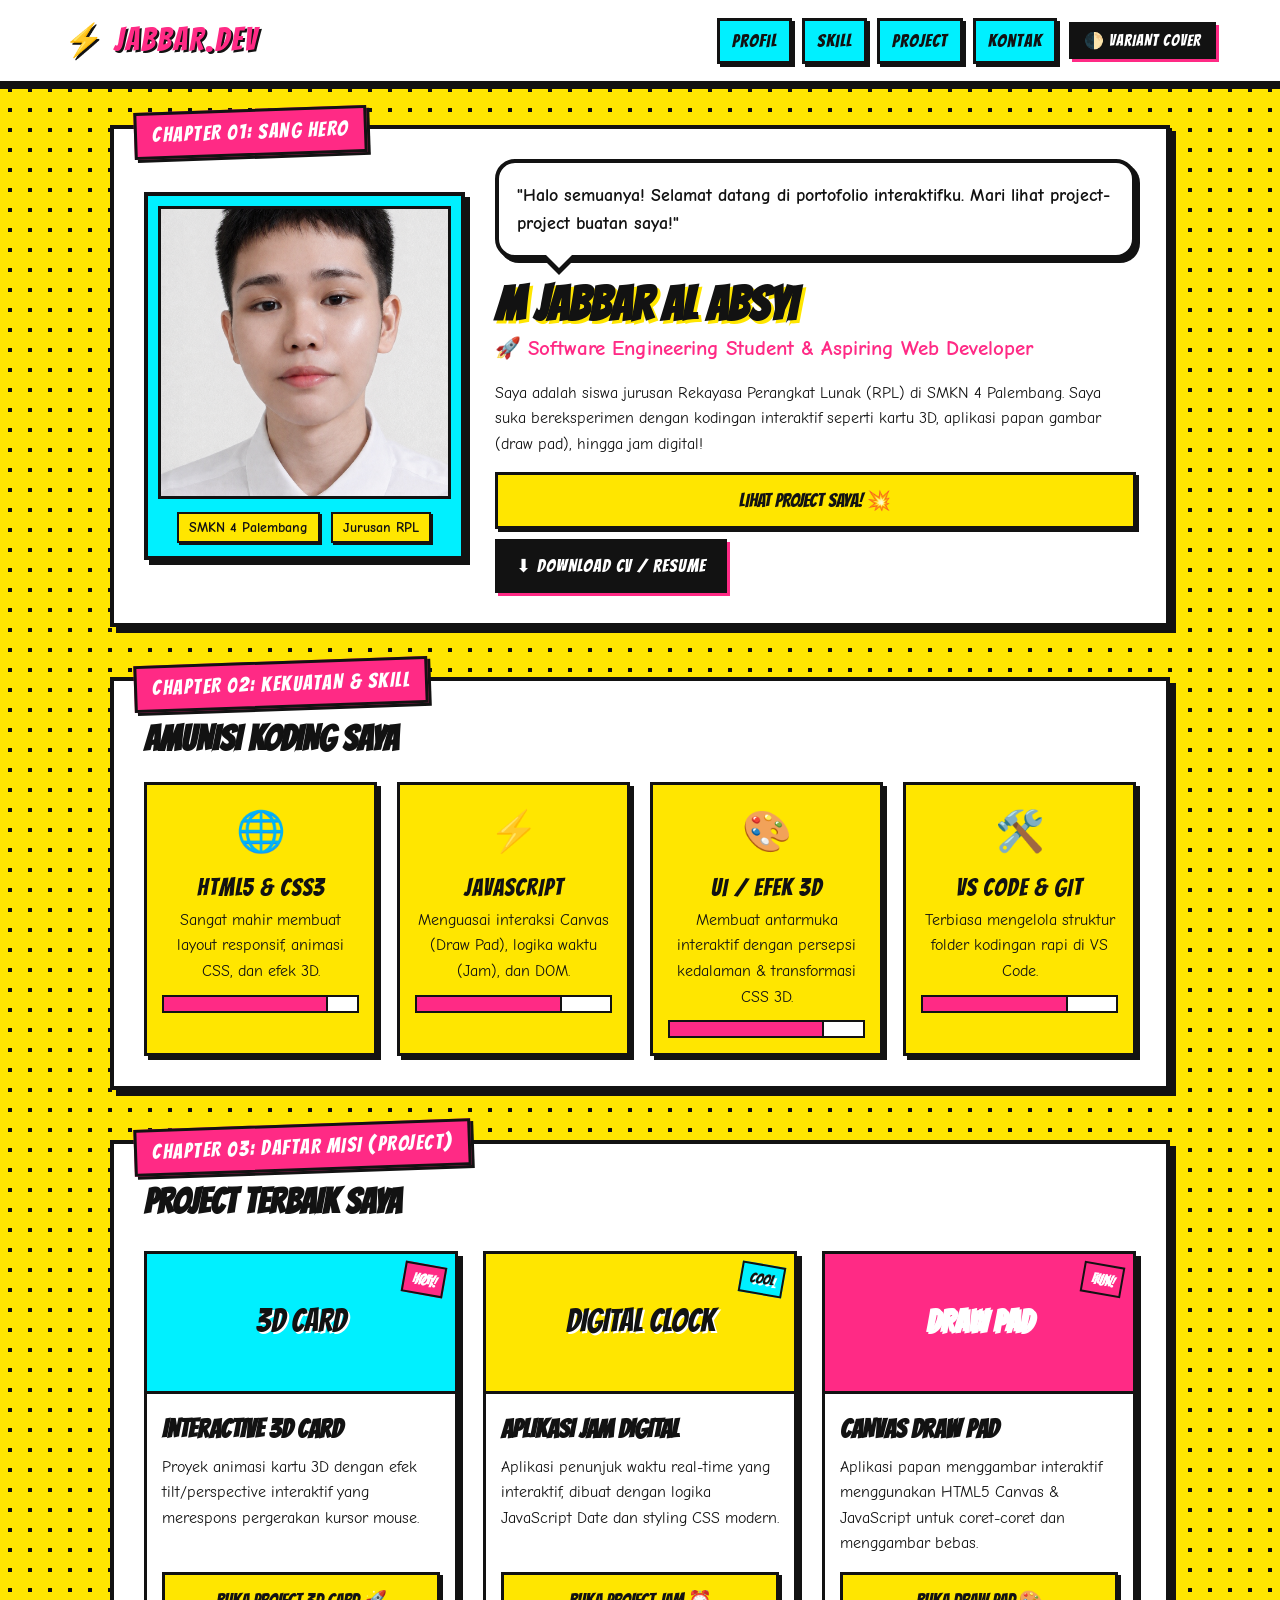
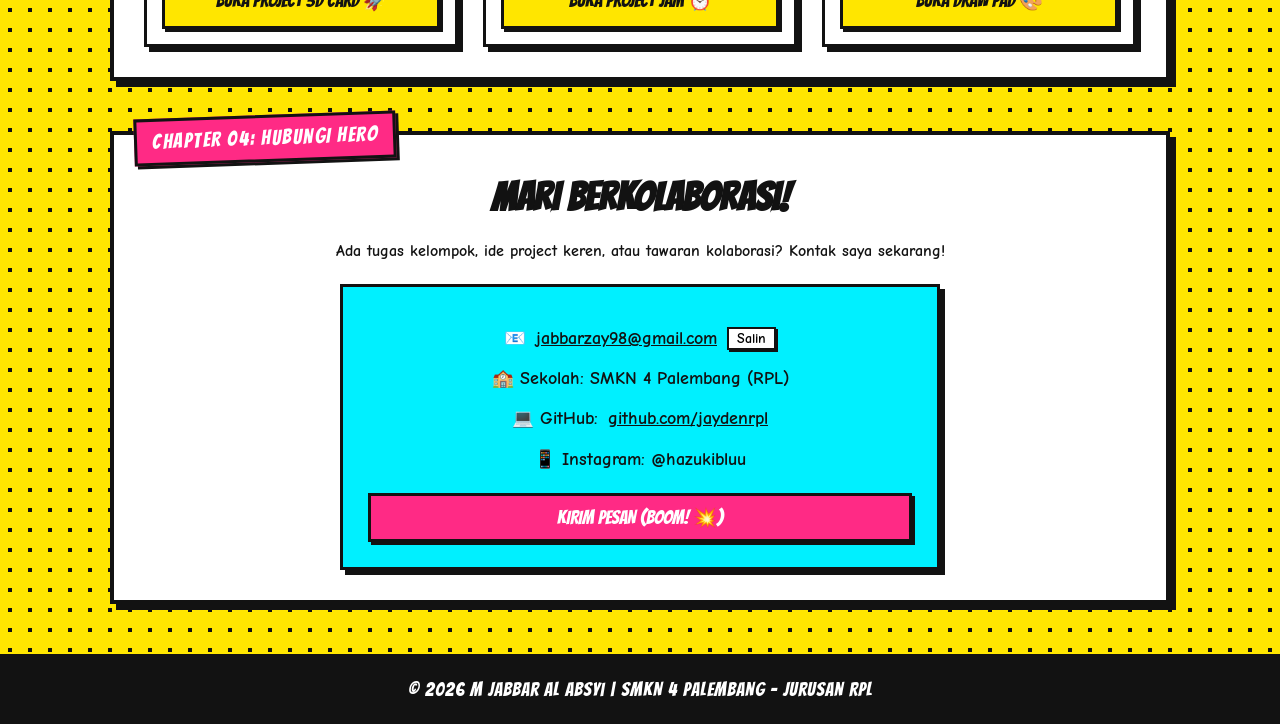
<file: index.html>
<!doctype html>
<html lang="id">
  <head>
    <meta charset="UTF-8" />
    <meta name="viewport" content="width=device-width, initial-scale=1.0" />
    <title>Portofolio Komik - M Jabbar Al Absyi</title>
    <meta
      name="description"
      content="Portofolio M Jabbar Al Absyi, siswa RPL SMKN 4 Palembang. Project web interaktif untuk kebutuhan PKL & kolaborasi."
    />
    <meta property="og:title" content="Portofolio Komik - M Jabbar Al Absyi" />
    <meta
      property="og:description"
      content="Siswa RPL SMKN 4 Palembang. Lihat project 3D Card, Jam Digital, dan Draw Pad."
    />
    <meta property="og:type" content="website" />
    <link
      rel="icon"
      href="data:image/svg+xml,%3Csvg xmlns='http://www.w3.org/2000/svg' viewBox='0 0 100 100'%3E%3Ctext y='.9em' font-size='90'%3E%E2%9A%A1%3C/text%3E%3C/svg%3E"
    />
    <link rel="preconnect" href="https://fonts.googleapis.com" />
    <link rel="preconnect" href="https://fonts.gstatic.com" crossorigin />
    <link
      href="https://fonts.googleapis.com/css2?family=Bangers&family=Comic+Neue:ital,wght@0,400;0,700;1,700&display=swap"
      rel="stylesheet"
    />
    <style>
      :root {
        --yellow: #ffe600;
        --red: #ff2a85;
        --cyan: #00f0ff;
        --dark: #121212;
        --white: #ffffff;
        --border-thick: 4px solid var(--dark);
        --box-shadow: 6px 6px 0px var(--dark);
        --box-shadow-hover: 10px 10px 0px var(--dark);
        --bg: var(--yellow);
        --panel-bg: var(--white);
        --text: var(--dark);
        --accent: var(--red);
        --accent2: var(--cyan);
        --dot: var(--dark);
      }

      /* VARIANT COVER MODE — alternate "noir issue" palette */
      html.variant {
        --yellow: #f4b400;
        --red: #ff3b3b;
        --cyan: #7df9ff;
        --dark: #0a0a0f;
        --white: #1c1c24;
        --bg: #0a0a0f;
        --panel-bg: #16161d;
        --text: #f2f2f2;
        --accent: #ff3b3b;
        --accent2: #7df9ff;
        --dot: #2a2a35;
      }

      html.variant body {
        background-image: radial-gradient(var(--dot) 15%, transparent 16%);
      }

      html.variant nav a,
      html.variant .skill-card,
      html.variant .project-card,
      html.variant .contact-box,
      html.variant .profile-frame {
        color: var(--text);
      }

      html.variant .hero-title,
      html.variant .project-title,
      html.variant .skill-title {
        text-shadow: 3px 3px 0 rgba(0, 0, 0, 0.6);
      }

      * {
        box-sizing: border-box;
        margin: 0;
        padding: 0;
      }

      html {
        scroll-behavior: smooth;
      }

      @media (prefers-reduced-motion: reduce) {
        html {
          scroll-behavior: auto;
        }
        * {
          animation-duration: 0.001ms !important;
          transition-duration: 0.001ms !important;
        }
      }

      body {
        font-family: "Comic Neue", cursive, sans-serif;
        background-color: var(--bg);
        background-image: radial-gradient(var(--dot) 15%, transparent 16%);
        background-size: 20px 20px;
        color: var(--text);
        line-height: 1.6;
        overflow-x: hidden;
        transition:
          background-color 0.3s ease,
          color 0.3s ease;
      }

      /* ===== COVER INTRO (comic issue opening) ===== */
      #cover-intro {
        position: fixed;
        inset: 0;
        z-index: 500;
        background: var(--dark);
        background-image: repeating-linear-gradient(
          45deg,
          rgba(255, 255, 255, 0.03) 0 2px,
          transparent 2px 14px
        );
        display: flex;
        flex-direction: column;
        align-items: center;
        justify-content: center;
        text-align: center;
        transition:
          transform 0.7s cubic-bezier(0.6, 0, 0.2, 1),
          opacity 0.7s ease;
      }
      #cover-intro.hide {
        transform: translateY(-100%);
        opacity: 0.4;
        pointer-events: none;
      }
      #cover-intro .issue-tag {
        font-family: "Bangers", cursive;
        color: var(--yellow);
        border: 3px solid var(--yellow);
        padding: 4px 14px;
        letter-spacing: 2px;
        transform: rotate(-3deg);
        margin-bottom: 18px;
        font-size: 1rem;
      }
      #cover-intro h1 {
        font-family: "Bangers", cursive;
        color: var(--white);
        font-size: clamp(2.2rem, 8vw, 4.5rem);
        text-shadow:
          4px 4px 0 var(--red),
          8px 8px 0 var(--dark);
        letter-spacing: 2px;
        padding: 0 20px;
      }
      #cover-intro p {
        color: var(--cyan);
        font-family: "Bangers", cursive;
        font-size: 1.1rem;
        margin-top: 14px;
        letter-spacing: 1px;
        animation: blinkText 1.2s infinite;
      }
      @keyframes blinkText {
        0%,
        100% {
          opacity: 1;
        }
        50% {
          opacity: 0.3;
        }
      }
      @media (prefers-reduced-motion: reduce) {
        #cover-intro {
          display: none;
        }
      }

      /* Accessibility: skip link */
      .skip-link {
        position: absolute;
        left: -999px;
        top: 0;
        background: var(--accent);
        color: var(--white);
        padding: 10px 16px;
        z-index: 1000;
        font-weight: bold;
        border: 3px solid var(--dark);
      }
      .skip-link:focus {
        left: 10px;
        top: 10px;
      }

      :focus-visible {
        outline: 3px solid var(--accent2);
        outline-offset: 2px;
      }

      /* Ink progress bar */
      .ink-progress {
        position: fixed;
        top: 0;
        left: 0;
        height: 5px;
        background: var(--accent);
        width: 0%;
        z-index: 200;
        box-shadow: 0 0 8px var(--accent);
        transition: width 0.1s ease;
      }

      /* Header */
      header {
        background-color: var(--panel-bg);
        border-bottom: var(--border-thick);
        padding: 15px 5%;
        position: sticky;
        top: 0;
        z-index: 100;
        display: flex;
        justify-content: space-between;
        align-items: center;
        box-shadow: 0 4px 0 var(--dark);
        flex-wrap: wrap;
      }

      .logo {
        font-family: "Bangers", cursive;
        font-size: 2rem;
        color: var(--accent);
        text-shadow: 2px 2px 0 var(--dark);
        letter-spacing: 2px;
        text-transform: uppercase;
      }

      nav {
        display: flex;
        align-items: center;
        gap: 12px;
        flex-wrap: wrap;
      }

      nav ul {
        display: flex;
        list-style: none;
        gap: 10px;
        flex-wrap: wrap;
      }

      nav a {
        font-family: "Bangers", cursive;
        font-size: 1.1rem;
        text-decoration: none;
        color: var(--text);
        padding: 6px 12px;
        background: var(--accent2);
        border: 3px solid var(--dark);
        box-shadow: 3px 3px 0 var(--dark);
        transition: all 0.2s ease;
        letter-spacing: 1px;
        display: inline-block;
      }

      nav a:hover,
      nav a.active {
        transform: translate(-2px, -2px);
        box-shadow: 5px 5px 0 var(--dark);
        background: var(--accent);
        color: var(--white);
      }

      #variant-toggle {
        font-family: "Bangers", cursive;
        font-size: 1rem;
        letter-spacing: 1px;
        cursor: pointer;
        background: var(--dark);
        color: var(--white);
        border: 3px solid var(--dark);
        box-shadow: 3px 3px 0 var(--accent);
        padding: 6px 12px;
        transition: all 0.2s ease;
      }

      #variant-toggle:hover {
        transform: translate(-2px, -2px);
        box-shadow: 5px 5px 0 var(--accent);
      }

      .container {
        max-width: 1100px;
        margin: 40px auto;
        padding: 0 20px;
      }

      .comic-panel {
        background: var(--panel-bg);
        border: var(--border-thick);
        box-shadow: var(--box-shadow);
        padding: 30px;
        margin-bottom: 50px;
        position: relative;
        opacity: 0;
        transform: translateY(40px) rotate(-0.5deg);
        transition:
          opacity 0.6s ease,
          transform 0.6s ease;
      }

      .comic-panel.revealed {
        opacity: 1;
        transform: translateY(0) rotate(0deg);
      }

      .panel-tag {
        position: absolute;
        top: -20px;
        left: 20px;
        background: var(--accent);
        color: var(--white);
        font-family: "Bangers", cursive;
        font-size: 1.3rem;
        padding: 4px 15px;
        border: 3px solid var(--dark);
        box-shadow: 3px 3px 0 var(--dark);
        letter-spacing: 1.5px;
        transform: rotate(-2deg);
      }

      /* Hero / Profile */
      .hero-grid {
        display: grid;
        grid-template-columns: 1fr 2fr;
        gap: 30px;
        align-items: center;
      }

      .profile-frame {
        position: relative;
        border: var(--border-thick);
        background: var(--accent2);
        padding: 10px;
        box-shadow: 5px 5px 0 var(--dark);
        text-align: center;
      }

      .profile-img {
        width: 100%;
        aspect-ratio: 1 / 1;
        height: auto;
        display: block;
        border: 3px solid var(--dark);
        background: #eee;
        object-fit: cover;
        font-family: "Comic Neue", sans-serif;
        color: #555;
      }

      .speech-bubble {
        position: relative;
        background: var(--panel-bg);
        border: 4px solid var(--dark);
        border-radius: 20px;
        padding: 18px;
        font-size: 1.1rem;
        font-weight: bold;
        box-shadow: 4px 4px 0 var(--dark);
        margin-bottom: 20px;
      }

      .speech-bubble::after {
        content: "";
        position: absolute;
        bottom: -20px;
        left: 40px;
        border-width: 20px 20px 0;
        border-style: solid;
        border-color: var(--dark) transparent;
        display: block;
        width: 0;
      }

      .speech-bubble::before {
        content: "";
        position: absolute;
        bottom: -13px;
        left: 43px;
        border-width: 17px 17px 0;
        border-style: solid;
        border-color: var(--panel-bg) transparent;
        display: block;
        width: 0;
        z-index: 1;
      }

      .hero-title {
        font-family: "Bangers", cursive;
        font-size: 3rem;
        color: var(--text);
        line-height: 1.1;
        margin-top: 10px;
        text-shadow: 3px 3px 0 var(--yellow);
        word-break: break-word;
      }

      .hero-sub {
        font-size: 1.3rem;
        font-weight: bold;
        color: var(--accent);
        margin-bottom: 15px;
      }

      .badge {
        display: inline-block;
        background: var(--yellow);
        color: var(--dark);
        border: 2px solid var(--dark);
        padding: 2px 10px;
        font-weight: bold;
        font-size: 0.9rem;
        box-shadow: 2px 2px 0 var(--dark);
        margin: 3px;
      }

      /* Skills */
      .skills-grid {
        display: grid;
        grid-template-columns: repeat(auto-fit, minmax(200px, 1fr));
        gap: 20px;
        margin-top: 10px;
      }

      .skill-card {
        background: var(--yellow);
        color: var(--dark);
        border: 3px solid var(--dark);
        padding: 15px;
        box-shadow: 4px 4px 0 var(--dark);
        text-align: center;
        transition: transform 0.2s;
      }

      .skill-card:hover {
        transform: scale(1.05) rotate(1deg);
      }

      .skill-icon {
        font-size: 2.5rem;
        margin-bottom: 5px;
      }

      .skill-title {
        font-family: "Bangers", cursive;
        font-size: 1.5rem;
        letter-spacing: 1px;
      }

      .progress-bar {
        background: var(--white);
        border: 2px solid var(--dark);
        height: 18px;
        margin-top: 10px;
        position: relative;
        overflow: hidden;
      }

      .progress-fill {
        background: var(--accent);
        height: 100%;
        border-right: 2px solid var(--dark);
        width: 0%;
        transition: width 1s ease 0.2s;
      }

      /* Projects */
      .projects-grid {
        display: grid;
        grid-template-columns: repeat(auto-fit, minmax(260px, 1fr));
        gap: 25px;
      }

      .project-card {
        background: var(--panel-bg);
        border: 3px solid var(--dark);
        box-shadow: 5px 5px 0 var(--dark);
        overflow: hidden;
        display: flex;
        flex-direction: column;
        transition: all 0.2s;
      }

      .project-card:hover {
        transform: translate(-3px, -3px);
        box-shadow: 8px 8px 0 var(--dark);
      }

      .project-banner {
        background: var(--accent2);
        border-bottom: 3px solid var(--dark);
        height: 140px;
        display: flex;
        align-items: center;
        justify-content: center;
        font-family: "Bangers", cursive;
        font-size: 2rem;
        color: var(--dark);
        text-shadow: 2px 2px 0 var(--white);
        position: relative;
      }

      .pow-badge {
        position: absolute;
        top: 10px;
        right: 10px;
        background: var(--accent);
        color: var(--white);
        font-family: "Bangers", cursive;
        padding: 2px 8px;
        border: 2px solid var(--dark);
        transform: rotate(10deg);
        font-size: 0.9rem;
      }

      .project-body {
        padding: 15px;
        flex-grow: 1;
        display: flex;
        flex-direction: column;
        justify-content: space-between;
        color: var(--text);
      }

      .project-title {
        font-family: "Bangers", cursive;
        font-size: 1.6rem;
        margin-bottom: 5px;
      }

      .btn-comic {
        display: block;
        text-align: center;
        background: var(--yellow);
        color: var(--dark);
        font-family: "Bangers", cursive;
        font-size: 1.2rem;
        padding: 10px 15px;
        border: 3px solid var(--dark);
        box-shadow: 3px 3px 0 var(--dark);
        text-decoration: none;
        margin-top: 15px;
        cursor: pointer;
        transition: all 0.1s;
      }

      .btn-comic:hover {
        background: var(--accent2);
        transform: translate(-2px, -2px);
        box-shadow: 5px 5px 0 var(--dark);
      }

      .btn-comic:active,
      .project-card:active {
        transform: translate(2px, 2px) scale(0.98);
        box-shadow: 1px 1px 0 var(--dark);
      }

      /* Contact */
      .contact-container {
        text-align: center;
      }

      .contact-box {
        background: var(--accent2);
        color: var(--dark);
        border: 3px solid var(--dark);
        padding: 25px;
        box-shadow: 5px 5px 0 var(--dark);
        display: inline-block;
        max-width: 600px;
        width: 100%;
        word-break: break-word;
      }

      .contact-item {
        font-size: 1.1rem;
        font-weight: bold;
        margin: 12px 0;
        display: flex;
        align-items: center;
        justify-content: center;
        gap: 10px;
        flex-wrap: wrap;
      }

      .contact-item a {
        color: var(--dark);
      }

      .copy-btn {
        font-family: "Comic Neue", sans-serif;
        font-weight: bold;
        font-size: 0.85rem;
        background: var(--white);
        border: 2px solid var(--dark);
        box-shadow: 2px 2px 0 var(--dark);
        padding: 2px 8px;
        cursor: pointer;
      }
      .copy-btn:hover {
        transform: translate(-1px, -1px);
        box-shadow: 3px 3px 0 var(--dark);
      }

      footer {
        text-align: center;
        padding: 20px;
        background: var(--dark);
        color: var(--white);
        font-family: "Bangers", cursive;
        font-size: 1.2rem;
        letter-spacing: 1px;
      }

      .comic-pop {
        position: fixed;
        pointer-events: none;
        font-family: "Bangers", cursive;
        font-size: 2rem;
        color: var(--accent);
        text-shadow:
          2px 2px 0 var(--yellow),
          -2px -2px 0 var(--dark);
        z-index: 9999;
        animation: popUp 0.6s ease-out forwards;
      }

      @keyframes popUp {
        0% {
          opacity: 1;
          transform: scale(0.5) rotate(-10deg);
        }
        50% {
          transform: scale(1.3) rotate(10deg);
        }
        100% {
          opacity: 0;
          transform: scale(1) translate(0, -30px);
        }
      }

      /* Easter egg achievement toast */
      .achievement {
        position: fixed;
        bottom: 20px;
        right: 20px;
        background: var(--dark);
        color: var(--white);
        border: 3px solid var(--accent);
        box-shadow: 5px 5px 0 var(--accent);
        padding: 14px 18px;
        font-family: "Bangers", cursive;
        letter-spacing: 1px;
        z-index: 300;
        transform: translateX(150%);
        transition: transform 0.4s ease;
      }
      .achievement.show {
        transform: translateX(0);
      }

      .cv-btn {
        display: inline-flex;
        align-items: center;
        gap: 8px;
        background: var(--dark);
        color: var(--white) !important;
        font-family: "Bangers", cursive;
        font-size: 1.1rem;
        padding: 10px 18px;
        border: 3px solid var(--dark);
        box-shadow: 3px 3px 0 var(--accent);
        text-decoration: none;
        letter-spacing: 1px;
        margin-top: 10px;
        transition: all 0.15s ease;
      }
      .cv-btn:hover {
        transform: translate(-2px, -2px);
        box-shadow: 5px 5px 0 var(--accent);
      }

      /* ===== PRINT (buat lampiran PKL) ===== */
      @media print {
        header,
        #cover-intro,
        .ink-progress,
        #variant-toggle,
        .btn-comic,
        .achievement,
        .skip-link,
        .copy-btn,
        footer nav {
          display: none !important;
        }
        body {
          background: white !important;
        }
        .comic-panel {
          box-shadow: none !important;
          border: 1px solid #333 !important;
          opacity: 1 !important;
          transform: none !important;
          page-break-inside: avoid;
        }
      }

      /* PERBAIKAN RESPONSIVE MOBILE */
      @media (max-width: 768px) {
        header {
          flex-direction: column;
          gap: 12px;
          padding: 12px 15px;
          text-align: center;
        }

        nav {
          justify-content: center;
        }

        nav ul {
          justify-content: center;
          gap: 6px;
        }

        nav a {
          font-size: 1rem;
          padding: 4px 8px;
        }

        .container {
          margin: 20px auto;
          padding: 0 12px;
        }

        .comic-panel {
          padding: 20px 15px;
          margin-bottom: 35px;
        }

        .panel-tag {
          font-size: 1rem;
          top: -15px;
          left: 10px;
          padding: 2px 10px;
        }

        .hero-grid {
          grid-template-columns: 1fr;
          gap: 20px;
        }

        .hero-title {
          font-size: 2.2rem;
        }

        .hero-sub {
          font-size: 1.1rem;
        }

        .speech-bubble {
          font-size: 1rem;
          padding: 12px;
        }

        .contact-box {
          padding: 15px;
        }
      }
    </style>
  </head>
  <body>
    <div id="cover-intro" aria-hidden="true">
      <div class="issue-tag">ISSUE #01</div>
      <h1>JABBAR.DEV</h1>
      <p>MEMBUKA HALAMAN...</p>
    </div>

    <a href="#about" class="skip-link">Lompat ke konten utama</a>
    <div class="ink-progress" id="inkProgress"></div>

    <!-- Header -->
    <header>
      <div class="logo">⚡ Jabbar.Dev</div>
      <nav>
        <ul id="navLinks">
          <li><a href="#about">Profil</a></li>
          <li><a href="#skills">Skill</a></li>
          <li><a href="#projects">Project</a></li>
          <li><a href="#contact">Kontak</a></li>
        </ul>
        <button
          id="variant-toggle"
          aria-pressed="false"
          title="Ganti ke Variant Cover (mode gelap)"
        >
          🌓 VARIANT COVER
        </button>
      </nav>
    </header>

    <div class="container">
      <!-- PROFIL SECTION -->
      <section id="about" class="comic-panel">
        <div class="panel-tag">CHAPTER 01: SANG HERO</div>
        <div class="hero-grid">
          <div class="profile-frame">
            <img
              src="porfolio foto muka.png"
              alt="Foto M Jabbar Al Absyi"
              class="profile-img"
              onerror="
                this.onerror = null;
                this.src =
                  'data:image/svg+xml;utf8,%3Csvg xmlns=%22http://www.w3.org/2000/svg%22 viewBox=%220 0 300 300%22%3E%3Crect width=%22300%22 height=%22300%22 fill=%22%23eee%22/%3E%3Ctext x=%2250%25%22 y=%2250%25%22 font-size=%2222%22 text-anchor=%22middle%22 fill=%22%23999%22 dy=%22.3em%22 font-family=%22sans-serif%22%3EFoto Belum Ada%3C/text%3E%3C/svg%3E';
              "
            />
            <div style="margin-top: 10px">
              <span class="badge">SMKN 4 Palembang</span>
              <span class="badge">Jurusan RPL</span>
            </div>
          </div>
          <div>
            <div class="speech-bubble">
              "Halo semuanya! Selamat datang di portofolio interaktifku. Mari
              lihat project-project buatan saya!"
            </div>
            <h1 class="hero-title">M JABBAR AL ABSYI</h1>
            <p class="hero-sub">
              🚀 Software Engineering Student & Aspiring Web Developer
            </p>
            <p>
              Saya adalah siswa jurusan Rekayasa Perangkat Lunak (RPL) di SMKN 4
              Palembang. Saya suka bereksperimen dengan kodingan interaktif
              seperti kartu 3D, aplikasi papan gambar (draw pad), hingga jam
              digital!
            </p>
            <a href="#projects" class="btn-comic">LIHAT PROJECT SAYA! 💥</a>
            <a href="cv-jabbar.pdf" download class="cv-btn"
              >⬇ DOWNLOAD CV / RESUME</a
            >
          </div>
        </div>
      </section>

      <!-- SKILLS SECTION -->
      <section id="skills" class="comic-panel">
        <div class="panel-tag">CHAPTER 02: KEKUATAN & SKILL</div>
        <h2
          style="
            font-family: &quot;Bangers&quot;;
            font-size: 2.2rem;
            margin-bottom: 15px;
          "
        >
          AMUNISI KODING SAYA
        </h2>
        <div class="skills-grid">
          <div class="skill-card">
            <div class="skill-icon">🌐</div>
            <div class="skill-title">HTML5 & CSS3</div>
            <p>
              Sangat mahir membuat layout responsif, animasi CSS, dan efek 3D.
            </p>
            <div class="progress-bar">
              <div class="progress-fill" data-fill="85%"></div>
            </div>
          </div>

          <div class="skill-card">
            <div class="skill-icon">⚡</div>
            <div class="skill-title">JAVASCRIPT</div>
            <p>
              Menguasai interaksi Canvas (Draw Pad), logika waktu (Jam), dan
              DOM.
            </p>
            <div class="progress-bar">
              <div class="progress-fill" data-fill="75%"></div>
            </div>
          </div>

          <div class="skill-card">
            <div class="skill-icon">🎨</div>
            <div class="skill-title">UI / EFEK 3D</div>
            <p>
              Membuat antarmuka interaktif dengan persepsi kedalaman &
              transformasi CSS 3D.
            </p>
            <div class="progress-bar">
              <div class="progress-fill" data-fill="80%"></div>
            </div>
          </div>

          <div class="skill-card">
            <div class="skill-icon">🛠️</div>
            <div class="skill-title">VS CODE & GIT</div>
            <p>Terbiasa mengelola struktur folder kodingan rapi di VS Code.</p>
            <div class="progress-bar">
              <div class="progress-fill" data-fill="75%"></div>
            </div>
          </div>
        </div>
      </section>

      <!-- PROJECTS SECTION -->
      <section id="projects" class="comic-panel">
        <div class="panel-tag">CHAPTER 03: DAFTAR MISI (PROJECT)</div>
        <h2
          style="
            font-family: &quot;Bangers&quot;;
            font-size: 2.2rem;
            margin-bottom: 20px;
          "
        >
          PROJECT TERBAIK SAYA
        </h2>

        <div class="projects-grid">
          <!-- Project 1: 3D Card -->
          <div class="project-card">
            <div class="project-banner">
              3D CARD
              <div class="pow-badge">HOT!</div>
            </div>
            <div class="project-body">
              <div>
                <h3 class="project-title">INTERACTIVE 3D CARD</h3>
                <p>
                  Proyek animasi kartu 3D dengan efek tilt/perspective
                  interaktif yang merespons pergerakan kursor mouse.
                </p>
              </div>
              <a
                href="../perhtml%20an/3d-card/index.html"
                target="_blank"
                rel="noopener"
                class="btn-comic"
                >BUKA PROJECT 3D CARD 🚀</a
              >
            </div>
          </div>

          <!-- Project 2: Jam -->
          <div class="project-card">
            <div class="project-banner" style="background: var(--yellow)">
              DIGITAL CLOCK
              <div
                class="pow-badge"
                style="background: var(--cyan); color: var(--dark)"
              >
                COOL
              </div>
            </div>
            <div class="project-body">
              <div>
                <h3 class="project-title">APLIKASI JAM DIGITAL</h3>
                <p>
                  Aplikasi penunjuk waktu real-time yang interaktif, dibuat
                  dengan logika JavaScript Date dan styling CSS modern.
                </p>
              </div>
              <a
                href="../perhtml%20an/jam/index.html"
                target="_blank"
                rel="noopener"
                class="btn-comic"
                >BUKA PROJECT JAM ⏰</a
              >
            </div>
          </div>

          <!-- Project 3: Draw Pad -->
          <div class="project-card">
            <div
              class="project-banner"
              style="background: var(--red); color: var(--white)"
            >
              DRAW PAD
              <div class="pow-badge">FUN!</div>
            </div>
            <div class="project-body">
              <div>
                <h3 class="project-title">CANVAS DRAW PAD</h3>
                <p>
                  Aplikasi papan menggambar interaktif menggunakan HTML5 Canvas
                  & JavaScript untuk coret-coret dan menggambar bebas.
                </p>
              </div>
              <a
                href="../perhtml%20an/product/draw-pad/index.html"
                target="_blank"
                rel="noopener"
                class="btn-comic"
                >BUKA DRAW PAD 🎨</a
              >
            </div>
          </div>
        </div>
      </section>

      <!-- CONTACT SECTION -->
      <section id="contact" class="comic-panel">
        <div class="panel-tag">CHAPTER 04: HUBUNGI HERO</div>
        <div class="contact-container">
          <h2
            style="
              font-family: &quot;Bangers&quot;;
              font-size: 2.5rem;
              margin-bottom: 10px;
            "
          >
            MARI BERKOLABORASI!
          </h2>
          <p style="font-weight: bold; margin-bottom: 20px">
            Ada tugas kelompok, ide project keren, atau tawaran kolaborasi?
            Kontak saya sekarang!
          </p>

          <div class="contact-box">
            <div class="contact-item">
              📧
              <a href="mailto:jabbar.absyi@gmail.com">jabbarzay98@gmail.com</a>
              <button class="copy-btn" onclick="copyEmail()">Salin</button>
            </div>
            <div class="contact-item">🏫 Sekolah: SMKN 4 Palembang (RPL)</div>
            <div class="contact-item">
              💻 GitHub:
              <a
                href="https://github.com/jaydenrpl"
                target="_blank"
                rel="noopener"
                >github.com/jaydenrpl</a
              >
            </div>
            <div class="contact-item">📱 Instagram: @hazukibluu</div>

            <button
              class="btn-comic"
              onclick="
                alert('Terima kasih sudah menghubungi M Jabbar Al Absyi!')
              "
              style="
                margin-top: 20px;
                background: var(--red);
                color: white;
                width: 100%;
              "
            >
              KIRIM PESAN (BOOM! 💥)
            </button>
          </div>
        </div>
      </section>
    </div>

    <footer>
      <p>© 2026 M Jabbar Al Absyi | SMKN 4 Palembang - Jurusan RPL</p>
    </footer>

    <div class="achievement" id="achievement">
      🏆 EASTER EGG: TRUE FAN UNLOCKED!
    </div>

    <script>
      // Cover intro: auto-hide after short delay, or on click/keypress
      (function () {
        const cover = document.getElementById("cover-intro");
        let hidden = false;
        function hideCover() {
          if (hidden) return;
          hidden = true;
          cover.classList.add("hide");
          setTimeout(() => cover.remove(), 800);
        }
        cover.addEventListener("click", hideCover);
        window.addEventListener("keydown", hideCover, { once: true });
        setTimeout(hideCover, 1600);
      })();

      // Comic pop-sound effect on click
      const popSounds = [
        "BOOM! 💥",
        "POW! 🥊",
        "BAM! ⚡",
        "KABOOM! 💣",
        "ZAP! ⚡",
      ];
      document.addEventListener("click", function (e) {
        const clickedEl = e.target.closest("button, a, .skill-card");
        if (clickedEl) {
          const pop = document.createElement("div");
          pop.className = "comic-pop";
          pop.innerText =
            popSounds[Math.floor(Math.random() * popSounds.length)];
          pop.style.left = e.clientX - 30 + "px";
          pop.style.top = e.clientY - 40 + "px";
          document.body.appendChild(pop);
          setTimeout(() => pop.remove(), 600);
        }
      });

      // Ink progress bar on scroll
      const inkProgress = document.getElementById("inkProgress");
      function updateProgress() {
        const h = document.documentElement;
        const scrolled =
          (h.scrollTop / (h.scrollHeight - h.clientHeight)) * 100;
        inkProgress.style.width = scrolled + "%";
      }
      window.addEventListener("scroll", updateProgress);

      // Active nav link highlight
      const sections = document.querySelectorAll("section[id]");
      const navAnchors = document.querySelectorAll("#navLinks a");
      function highlightNav() {
        let current = "";
        sections.forEach((sec) => {
          const rect = sec.getBoundingClientRect();
          if (rect.top <= 120 && rect.bottom >= 120) current = sec.id;
        });
        navAnchors.forEach((a) => {
          a.classList.toggle(
            "active",
            a.getAttribute("href") === "#" + current,
          );
        });
      }
      window.addEventListener("scroll", highlightNav);

      // Scroll-reveal panels + progress bar fill animation
      const panels = document.querySelectorAll(".comic-panel");
      const observer = new IntersectionObserver(
        (entries) => {
          entries.forEach((entry) => {
            if (entry.isIntersecting) {
              entry.target.classList.add("revealed");
              entry.target.querySelectorAll(".progress-fill").forEach((bar) => {
                bar.style.width = bar.dataset.fill;
              });
              observer.unobserve(entry.target);
            }
          });
        },
        { threshold: 0.15 },
      );
      panels.forEach((p) => observer.observe(p));

      // Variant Cover mode toggle (persists for this session)
      const variantBtn = document.getElementById("variant-toggle");
      const htmlEl = document.documentElement;
      function setVariant(on) {
        htmlEl.classList.toggle("variant", on);
        variantBtn.setAttribute("aria-pressed", on ? "true" : "false");
        variantBtn.textContent = on ? "☀️ ORIGINAL COVER" : "🌓 VARIANT COVER";
        try {
          sessionStorage.setItem("variantCover", on ? "1" : "0");
        } catch (e) {}
      }
      variantBtn.addEventListener("click", () => {
        setVariant(!htmlEl.classList.contains("variant"));
      });
      try {
        if (sessionStorage.getItem("variantCover") === "1") setVariant(true);
      } catch (e) {}

      // Copy email
      function copyEmail() {
        navigator.clipboard
          .writeText("jabbar.absyi@gmail.com")
          .then(() => showAchievement("📧 EMAIL DISALIN!"))
          .catch(() => {});
      }

      // Easter egg: click logo 5x fast
      let logoClicks = 0;
      let logoClickTimer = null;
      document.querySelector(".logo").addEventListener("click", () => {
        logoClicks++;
        clearTimeout(logoClickTimer);
        logoClickTimer = setTimeout(() => (logoClicks = 0), 1500);
        if (logoClicks === 5) {
          showAchievement("🏆 TRUE FAN UNLOCKED! Makasih udah eksplorasi!");
          logoClicks = 0;
        }
      });

      function showAchievement(text) {
        const el = document.getElementById("achievement");
        el.textContent = text;
        el.classList.add("show");
        setTimeout(() => el.classList.remove("show"), 3000);
      }
    </script>
  </body>
</html>
</file>
